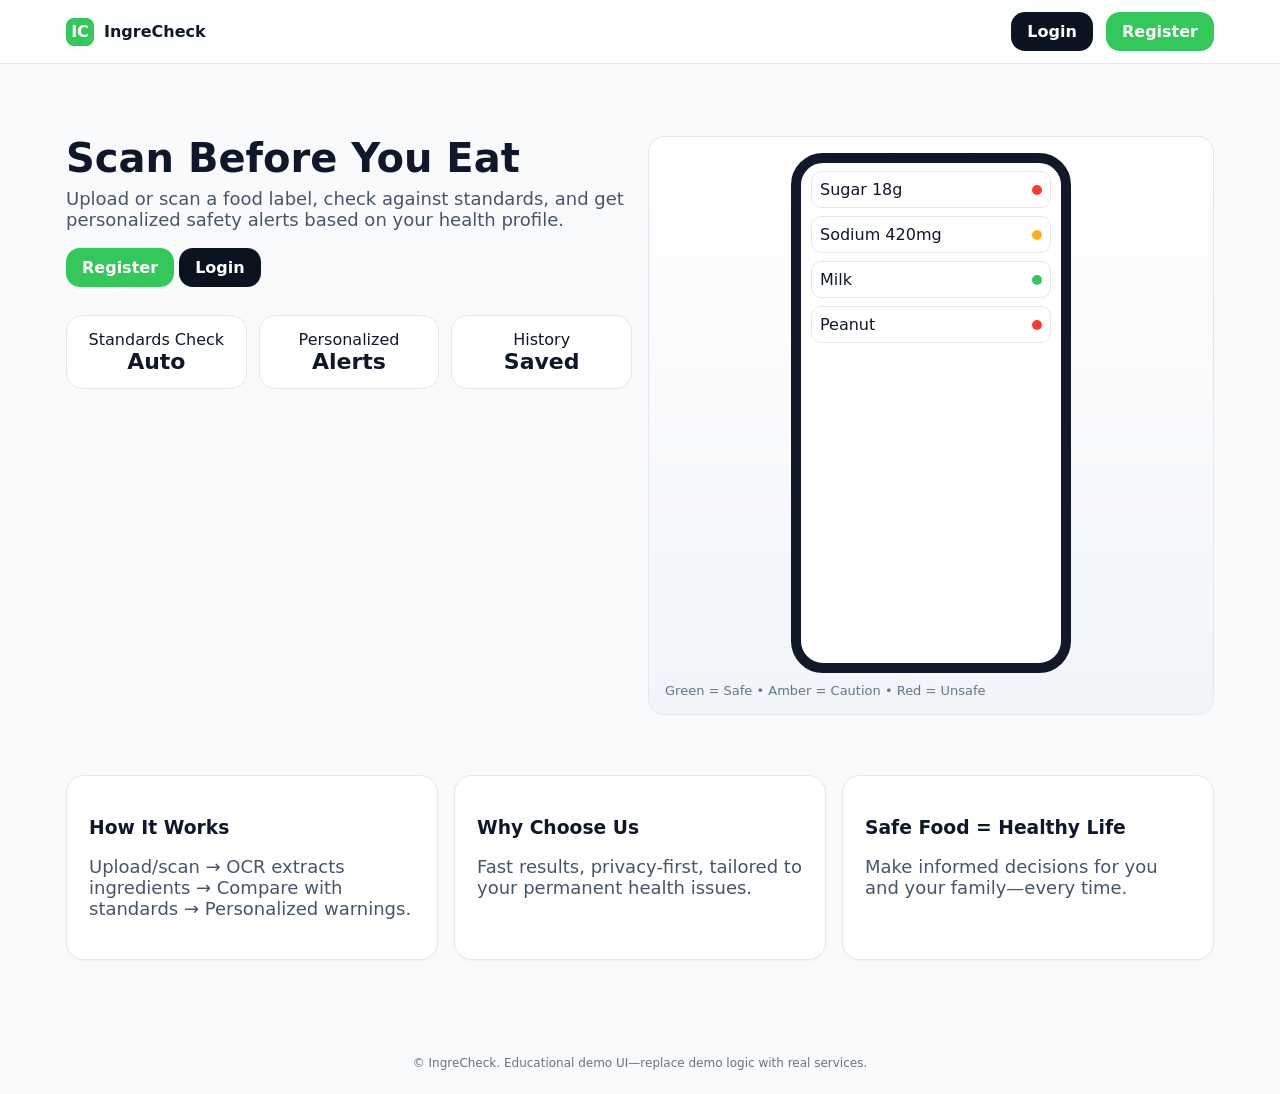
<file: index.html>
<!doctype html>
<html lang="en">
<head>
  <meta charset="utf-8">
  <title>IngreCheck – Scan Before You Eat</title>
  <meta name="viewport" content="width=device-width, initial-scale=1">
  <link href="styles.css" rel="stylesheet">
</head>
<body>
  <nav class="nav">
    <div class="container nav-inner">
      <a class="brand" href="index.html">
        <span class="brand-badge">IC</span>
        <span class="brand-name">IngreCheck</span>
      </a>
      <div class="nav-actions" data-nav-user></div>
    </div>
  </nav>

  <header class="hero">
    <div class="container row row-2">
      <div>
        <h1>Scan Before You Eat</h1>
        <p>Upload or scan a food label, check against standards, and get personalized safety alerts based on your health profile.</p>
        <a class="btn btn-primary" href="register.html">Register</a>
        <a class="btn btn-dark" href="login.html">Login</a>

        <div class="kpis mt-6">
          <div class="kpi"><div>Standards Check</div><b>Auto</b></div>
          <div class="kpi"><div>Personalized</div><b>Alerts</b></div>
          <div class="kpi"><div>History</div><b>Saved</b></div>
        </div>
      </div>

      <div class="hero-graphic">
        <!-- Simple phone UI made with HTML/CSS only -->
        <div class="phone">
          <div class="phone-top"></div>
          <div class="ingredient-line">
            <span>Sugar 18g</span>
            <span class="dot unsafe" title="unsafe"></span>
          </div>
          <div class="ingredient-line">
            <span>Sodium 420mg</span>
            <span class="dot caution" title="caution"></span>
          </div>
          <div class="ingredient-line">
            <span>Milk</span>
            <span class="dot safe" title="safe"></span>
          </div>
          <div class="ingredient-line">
            <span>Peanut</span>
            <span class="dot unsafe" title="unsafe"></span>
          </div>
        </div>
        <div class="helper mt-2 center">Green = Safe • Amber = Caution • Red = Unsafe</div>
      </div>
    </div>

    <div class="container row row-3 mt-6">
      <div class="card p-4">
        <h3>How It Works</h3>
        <p>Upload/scan → OCR extracts ingredients → Compare with standards → Personalized warnings.</p>
      </div>
      <div class="card p-4">
        <h3>Why Choose Us</h3>
        <p>Fast results, privacy-first, tailored to your permanent health issues.</p>
      </div>
      <div class="card p-4">
        <h3>Safe Food = Healthy Life</h3>
        <p>Make informed decisions for you and your family—every time.</p>
      </div>
    </div>
  </header>

  <footer class="footer">© <span class="brand-name">IngreCheck</span>. Educational demo UI—replace demo logic with real services.</footer>
  <script src="app.js"></script>
</body>
</html>
</file>
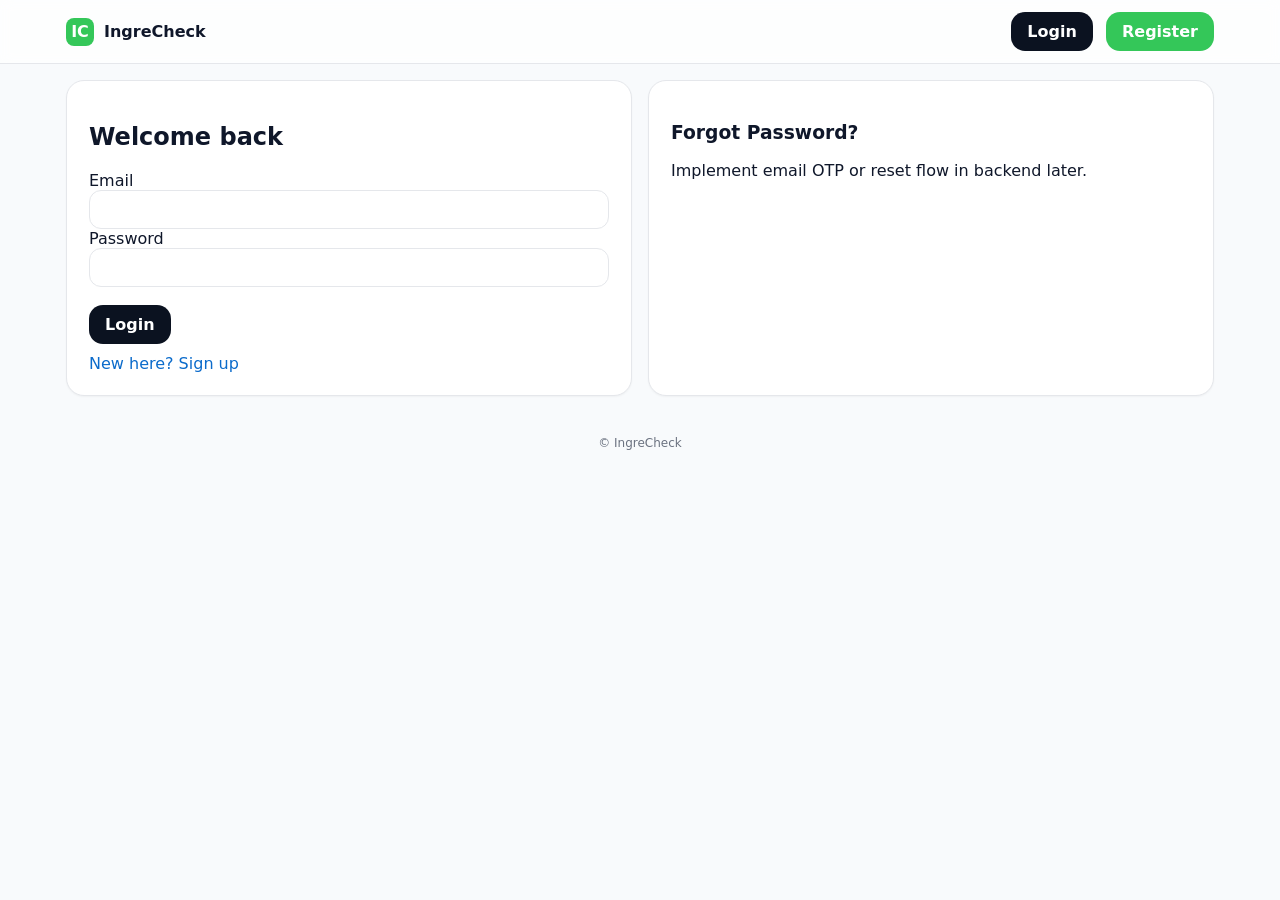
<file: dashboard.html>
<!doctype html>
<html lang="en">
<head>
  <meta charset="utf-8">
  <title>Dashboard – IngreCheck</title>
  <meta name="viewport" content="width=device-width, initial-scale=1">
  <link href="styles.css" rel="stylesheet">
</head>
<body>
  <nav class="nav">
    <div class="container nav-inner">
      <a class="brand" href="index.html">
        <span class="brand-badge">IC</span><span class="brand-name">IngreCheck</span>
      </a>
      <div class="nav-actions" data-nav-user></div>
    </div>
  </nav>

  <main class="container row row-2">
    <aside class="card p-4 sidebar">
      <h3>Hello, <span id="hello">User</span> 👋</h3>
      <div class="mt-3">
        <a class="active" href="dashboard.html">Overview</a>
        <a href="scan.html">Scan Label</a>
        <a href="history.html">History</a>
        <a href="profile.html">Profile</a>
      </div>
    </aside>

    <section>
      <div class="card p-4">
        <h2>Quick actions</h2>
        <div class="mt-3">
          <a class="btn btn-primary" href="scan.html">Upload / Scan Label</a>
          <a class="btn btn-light" href="history.html">View History</a>
        </div>
      </div>

      <div class="card p-4 mt-4">
        <h3>Recent scans</h3>
        <ul id="recent-list" class="mt-2"></ul>
      </div>
    </section>
  </main>

  <footer class="footer">© <span class="brand-name">IngreCheck</span></footer>
  <script src="app.js"></script>
</body>
</html>
</file>
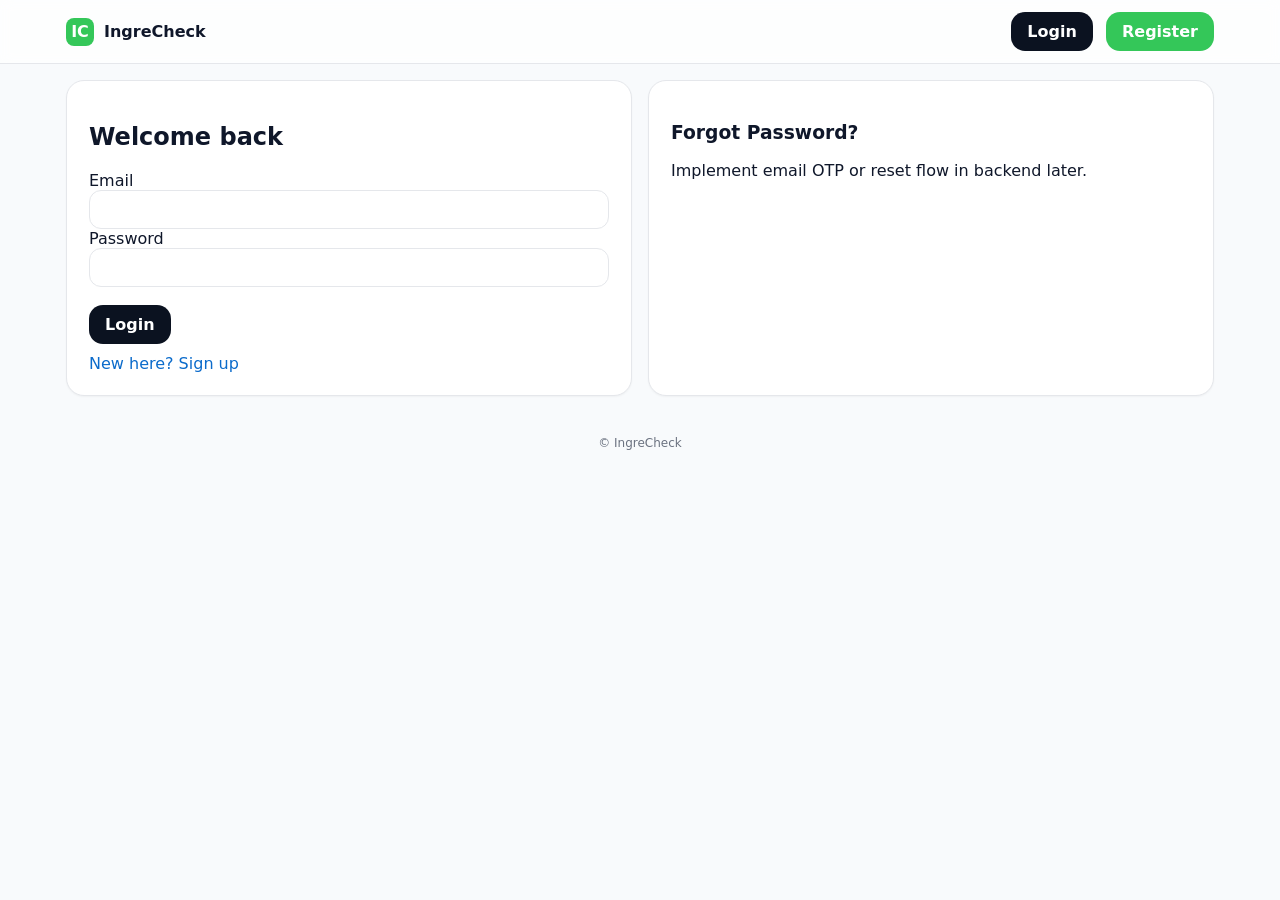
<file: history.html>
<!doctype html>
<html lang="en">
<head>
  <meta charset="utf-8">
  <title>History – IngreCheck</title>
  <meta name="viewport" content="width=device-width, initial-scale=1">
  <link href="styles.css" rel="stylesheet">
</head>
<body>
  <nav class="nav">
    <div class="container nav-inner">
      <a class="brand" href="index.html">
        <span class="brand-badge">IC</span><span class="brand-name">IngreCheck</span>
      </a>
      <div class="nav-actions" data-nav-user></div>
    </div>
  </nav>

  <main class="container">
    <div class="card p-4">
      <h2>Scan History</h2>
      <table class="table mt-3">
        <thead>
          <tr>
            <th>Product</th>
            <th>Date</th>
            <th>Status</th>
            <th>Actions</th>
          </tr>
        </thead>
        <tbody id="history-rows"></tbody>
      </table>
    </div>
  </main>

  <footer class="footer">© <span class="brand-name">IngreCheck</span></footer>
  <script src="app.js"></script>
</body>
</html>
</file>
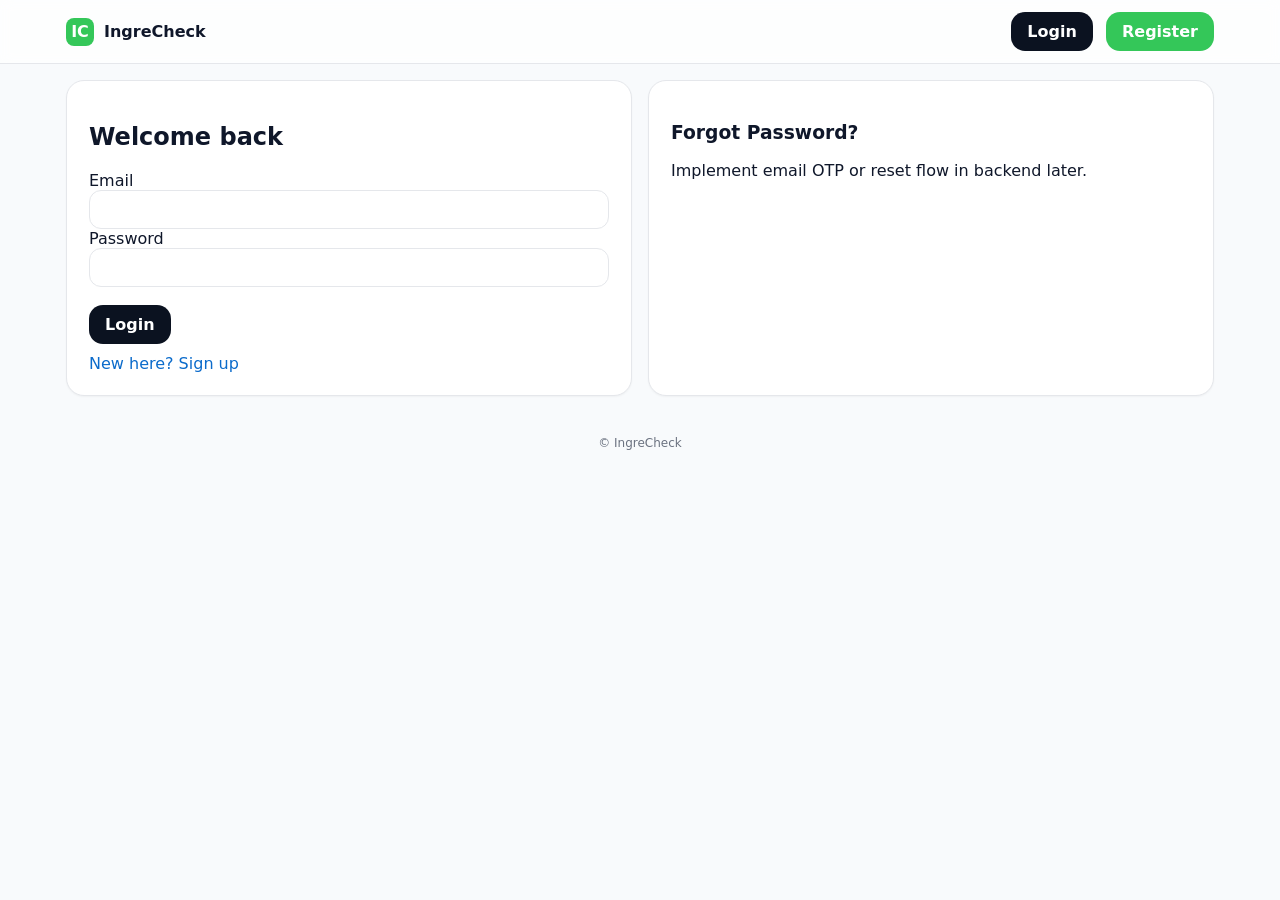
<file: login.html>
<!doctype html>
<html lang="en">
<head>
  <meta charset="utf-8">
  <title>Login – IngreCheck</title>
  <meta name="viewport" content="width=device-width, initial-scale=1">
  <link href="styles.css" rel="stylesheet">
</head>
<body>
  <nav class="nav">
    <div class="container nav-inner">
      <a class="brand" href="index.html">
        <span class="brand-badge">IC</span><span class="brand-name">IngreCheck</span>
      </a>
      <div class="nav-actions" data-nav-user></div>
    </div>
  </nav>

  <main class="container">
    <div class="row row-2">
      <form id="login-form" class="card p-4">
        <h2>Welcome back</h2>
        <label class="mt-3">Email
          <input class="input" id="email" type="email" required>
        </label>
        <label class="mt-3">Password
          <input class="input" id="password" type="password" required>
        </label>
        <button class="btn btn-dark mt-4" type="submit">Login</button>
        <div class="mt-2"><a class="link" href="register.html">New here? Sign up</a></div>
      </form>

      <div class="card p-4">
        <h3>Forgot Password?</h3>
        <p>Implement email OTP or reset flow in backend later.</p>
      </div>
    </div>
  </main>

  <footer class="footer">© <span class="brand-name">IngreCheck</span></footer>
  <script src="app.js"></script>
</body>
</html>
</file>
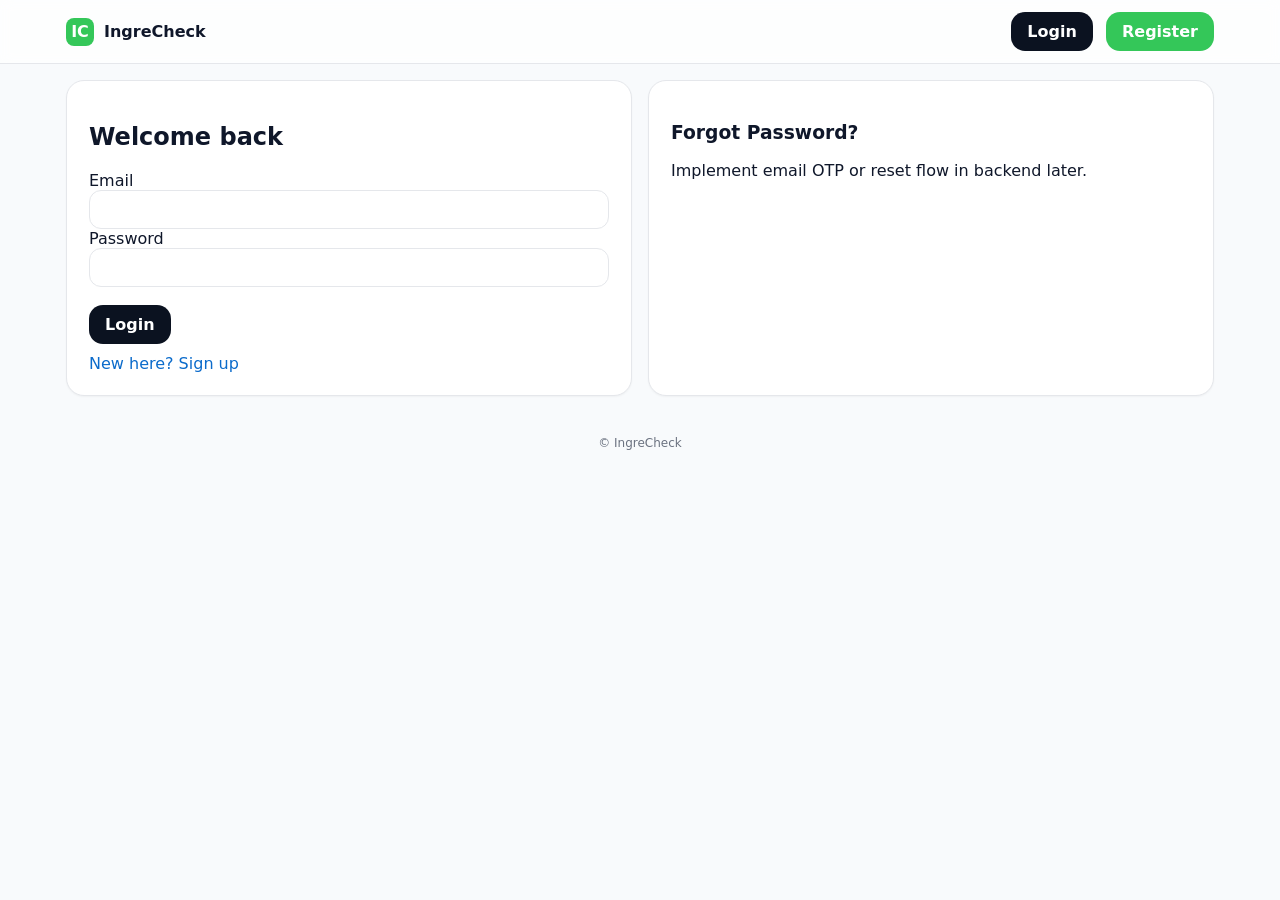
<file: profile.html>
<!doctype html>
<html lang="en">
<head>
  <meta charset="utf-8">
  <title>Profile – IngreCheck</title>
  <meta name="viewport" content="width=device-width, initial-scale=1">
  <link href="styles.css" rel="stylesheet">
</head>
<body>
  <nav class="nav">
    <div class="container nav-inner">
      <a class="brand" href="index.html">
        <span class="brand-badge">IC</span><span class="brand-name">IngreCheck</span>
      </a>
      <div class="nav-actions" data-nav-user></div>
    </div>
  </nav>

  <main class="container row row-2">
    <aside class="card p-4 sidebar">
      <a href="dashboard.html">Overview</a>
      <a href="scan.html">Scan Label</a>
      <a href="history.html">History</a>
      <a class="active" href="profile.html">Profile</a>
    </aside>

    <section class="card p-4">
      <h2>Profile</h2>
      <form id="profile-form" class="mt-3">
        <label>Name
          <input id="name" class="input" required>
        </label>
        <label class="mt-3">Email (read-only)
          <input id="email" class="input" disabled>
        </label>

        <div class="mt-3">
          <div class="mb-2">Health Issues</div>
          <div id="issues-box" class="row row-2"></div>
        </div>

        <button class="btn btn-primary mt-4" type="submit">Save Changes</button>
      </form>
    </section>
  </main>

  <footer class="footer">© <span class="brand-name">IngreCheck</span></footer>
  <script src="app.js"></script>
</body>
</html>
</file>
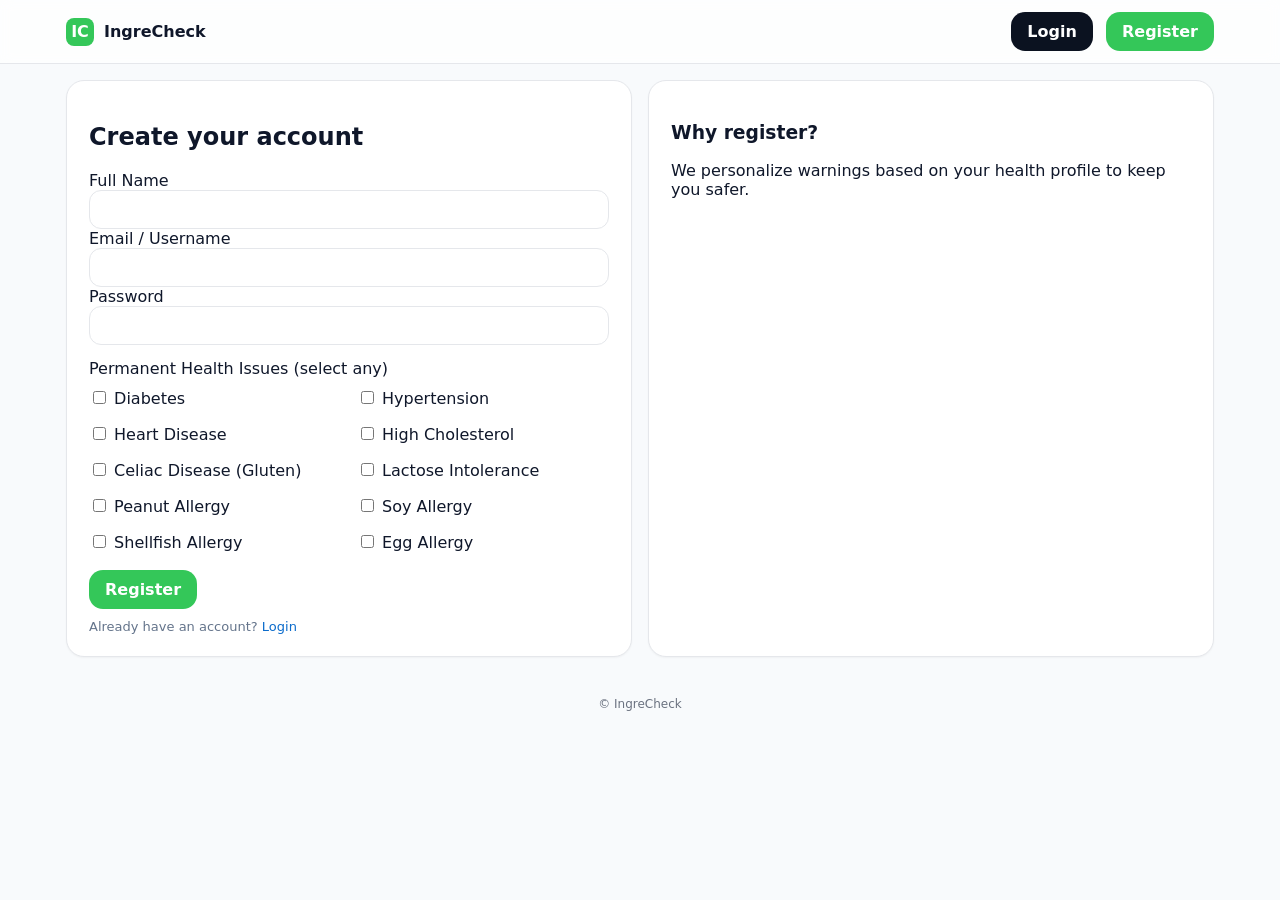
<file: register.html>
<!doctype html>
<html lang="en">
<head>
  <meta charset="utf-8">
  <title>Register – IngreCheck</title>
  <meta name="viewport" content="width=device-width, initial-scale=1">
  <link href="styles.css" rel="stylesheet">
</head>
<body>
  <nav class="nav">
    <div class="container nav-inner">
      <a class="brand" href="index.html">
        <span class="brand-badge">IC</span><span class="brand-name">IngreCheck</span>
      </a>
      <div class="nav-actions" data-nav-user></div>
    </div>
  </nav>

  <main class="container">
    <div class="row row-2">
      <form id="register-form" class="card p-4">
        <h2>Create your account</h2>

        <label class="mt-3">Full Name
          <input class="input" id="name" required>
        </label>

        <label class="mt-3">Email / Username
          <input class="input" id="email" type="email" required>
        </label>

        <label class="mt-3">Password
          <input class="input" id="password" type="password" required minlength="4">
        </label>

        <div class="mt-3">
          <div class="mb-2">Permanent Health Issues (select any)</div>
          <div id="issues-box" class="row row-2"></div>
        </div>

        <button class="btn btn-primary mt-4" type="submit">Register</button>
        <div class="mt-2 helper">Already have an account? <a class="link" href="login.html">Login</a></div>
      </form>

      <div class="card p-4">
        <h3>Why register?</h3>
        <p>We personalize warnings based on your health profile to keep you safer.</p>
      </div>
    </div>
  </main>

  <footer class="footer">© <span class="brand-name">IngreCheck</span></footer>
  <script src="app.js"></script>
</body>
</html>
</file>
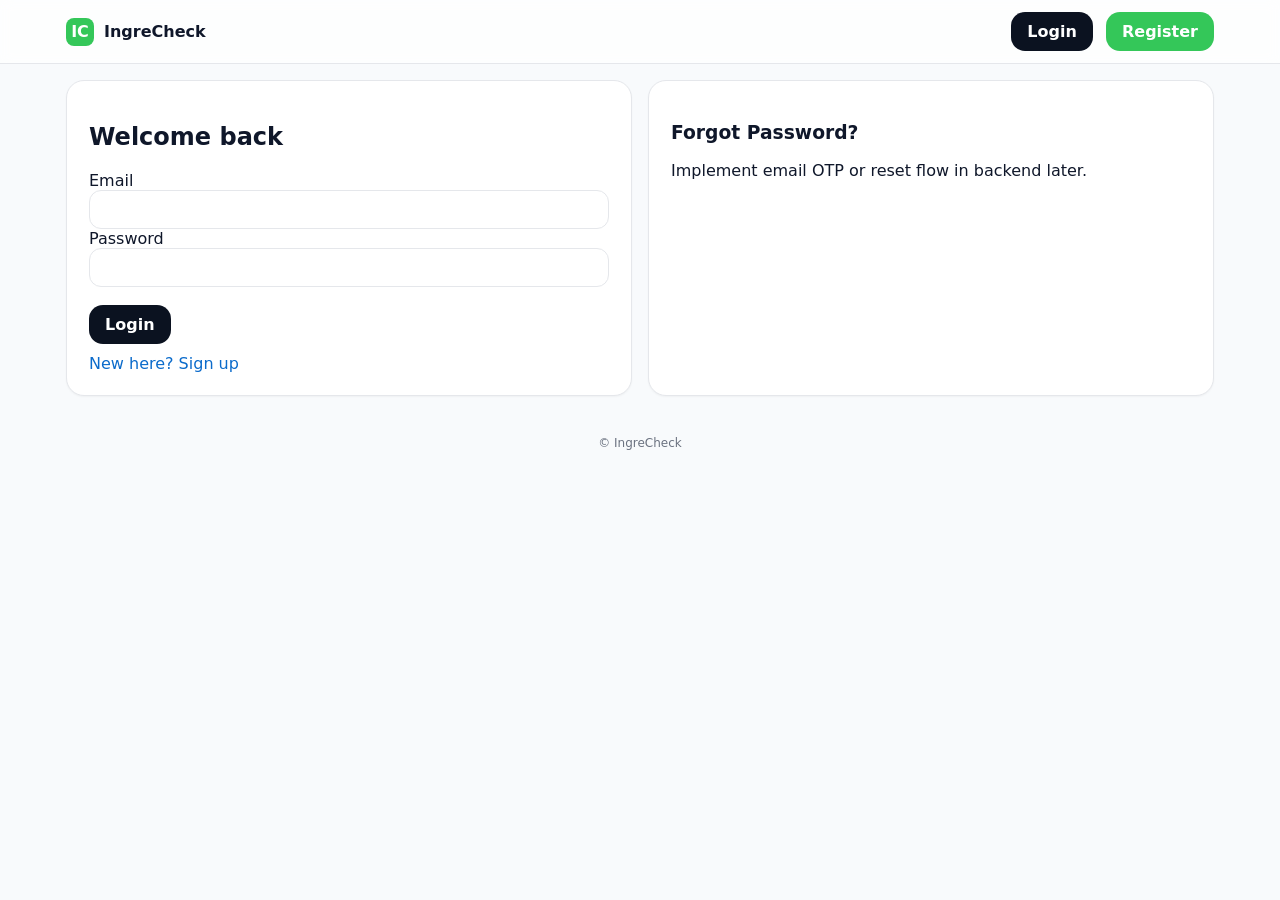
<file: results.html>
<!doctype html>
<html lang="en">
<head>
  <meta charset="utf-8">
  <title>Results – IngreCheck</title>
  <meta name="viewport" content="width=device-width, initial-scale=1">
  <link href="styles.css" rel="stylesheet">
</head>
<body>
  <nav class="nav">
    <div class="container nav-inner">
      <a class="brand" href="index.html">
        <span class="brand-badge">IC</span><span class="brand-name">IngreCheck</span>
      </a>
      <div class="nav-actions" data-nav-user></div>
    </div>
  </nav>

  <main class="container">
    <div class="card p-4">
      <h2 id="product-name">Product</h2>
      <div id="summary" class="mt-2"></div>

      <div class="mt-4">
        <table class="table">
          <thead>
            <tr>
              <th>Ingredient</th>
              <th>Safe Limit</th>
              <th>Status</th>
              <th>Remarks</th>
            </tr>
          </thead>
          <tbody id="rows"></tbody>
        </table>
      </div>

      <div class="mt-4">
        <button id="save-history" class="btn btn-primary">Save to History</button>
        <a class="btn btn-light" href="scan.html">Scan Another</a>
      </div>
    </div>
  </main>

  <footer class="footer">© <span class="brand-name">IngreCheck</span></footer>
  <script src="app.js"></script>
</body>
</html>
</file>
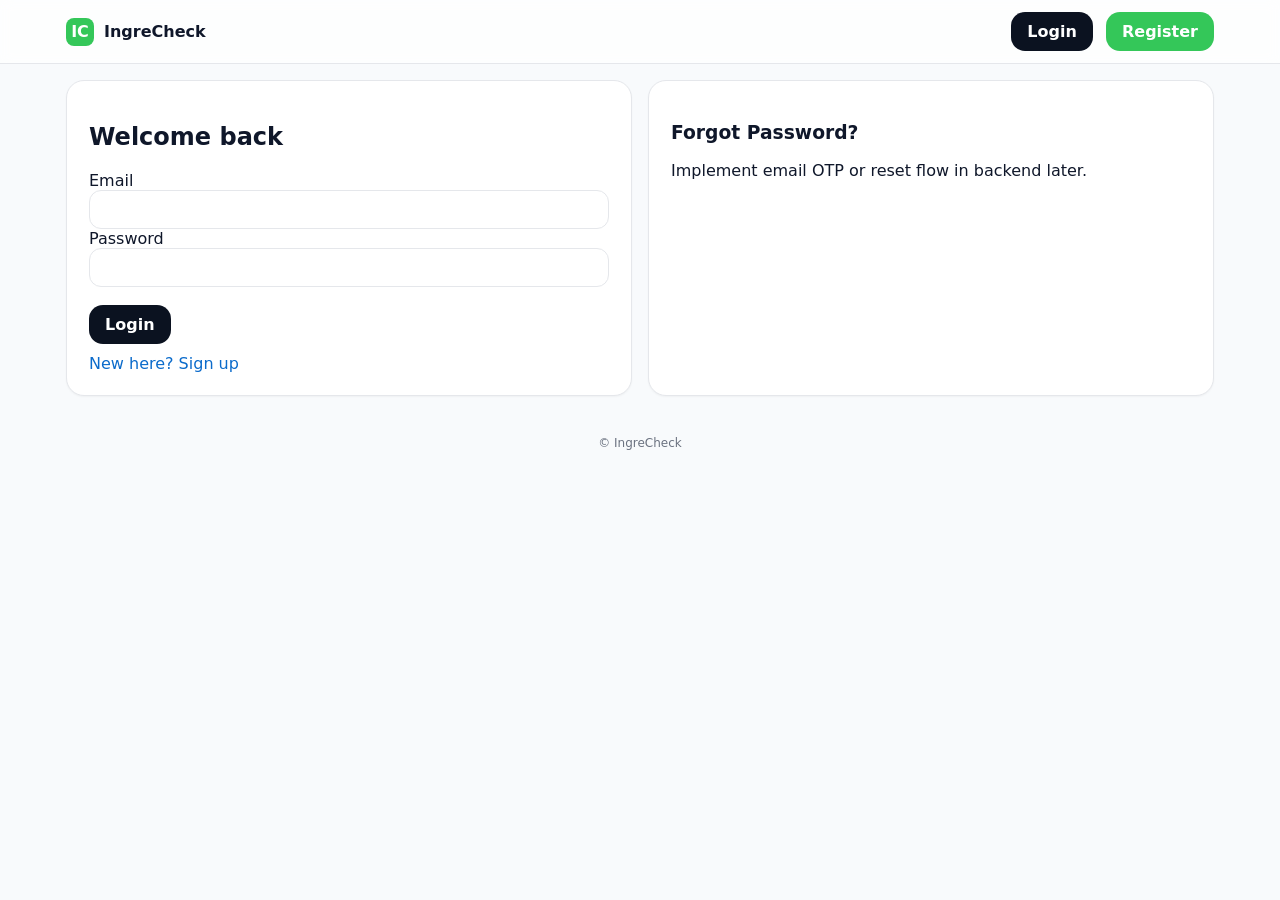
<file: scan.html>
<!doctype html>
<html lang="en">
<head>
  <meta charset="utf-8">
  <title>Scan / Upload – IngreCheck</title>
  <meta name="viewport" content="width=device-width, initial-scale=1">
  <link href="styles.css" rel="stylesheet">
</head>
<body>
  <nav class="nav">
    <div class="container nav-inner">
      <a class="brand" href="index.html">
        <span class="brand-badge">IC</span><span class="brand-name">IngreCheck</span>
      </a>
      <div class="nav-actions" data-nav-user></div>
    </div>
  </nav>

  <main class="container">
    <!-- Loading overlay -->
    <div id="loading" style="display:none;position:fixed;inset:0;background:rgba(255,255,255,.85);align-items:center;justify-content:center;z-index:100">
      <div class="card p-4"><div id="loading-text">Processing…</div></div>
    </div>

    <div class="row row-2">
      <section class="card p-4">
        <h2>Upload or Scan Label</h2>
        <p class="helper mt-1">Drag & drop a label image below (demo will prefill) or paste the ingredients text.</p>

        <div id="drop" class="upload-drop mt-3">Drop label image here</div>

        <form id="scan-form" class="mt-4">
          <label>Product Name
            <input id="product-name" class="input" placeholder="e.g., Crunchy Snack 100g">
          </label>

          <label class="mt-3">Ingredients (paste text)
            <textarea id="ingredients-text" class="textarea" rows="7" placeholder="Ingredients: Sugar 12g, Sodium 300mg, Saturated Fat 3g, Milk, Soy"></textarea>
          </label>

          <button class="btn btn-primary mt-4" type="submit">Analyze</button>
        </form>
      </section>

      <aside class="card p-4">
        <h3>Tips</h3>
        <ul class="helper">
          <li>Include quantities like “Sugar 12g”, “Sodium 300mg” for stricter checks.</li>
          <li>Allergen names (e.g., Peanut, Soy, Milk) will be detected against your profile.</li>
          <li>Replace demo OCR with real OCR later.</li>
        </ul>
      </aside>
    </div>
  </main>

  <footer class="footer">© <span class="brand-name">IngreCheck</span></footer>
  <script src="app.js"></script>
</body>
</html>
</file>
<file: styles.css>
:root{
  --primary:#34C759;   /* health & safety green */
  --secondary:#FFB020; /* caution amber */
  --danger:#FF3B30;    /* unsafe red */
  --text:#0f172a;
  --muted:#6b7280;
  --bg:#f8fafc;
  --card:#ffffff;
  --border:#e5e7eb;
}

*{box-sizing:border-box}
html,body{margin:0;padding:0;font-family:Inter,ui-sans-serif,system-ui,Segoe UI,Roboto,Arial,sans-serif;color:var(--text);background:var(--bg)}
img{max-width:100%;display:block}
a{color:inherit;text-decoration:none}
button{font:inherit}

.container{max-width:1180px;margin:0 auto;padding:16px}
.card{background:var(--card);border:1px solid var(--border);border-radius:18px;box-shadow:0 1px 2px rgba(0,0,0,.04)}
.p-3{padding:16px}.p-4{padding:22px}.p-6{padding:28px}
.mt-1{margin-top:6px}.mt-2{margin-top:10px}.mt-3{margin-top:14px}.mt-4{margin-top:18px}.mt-6{margin-top:28px}
.mb-2{margin-bottom:10px}.mb-4{margin-bottom:18px}.mb-6{margin-bottom:28px}
.row{display:grid;gap:16px}
.row-2{grid-template-columns:1fr 1fr}
.row-3{grid-template-columns:repeat(3,1fr)}
@media (max-width:900px){.row-2,.row-3{grid-template-columns:1fr}}

.nav{
  position:sticky; top:0; z-index:50;
  background:rgba(255,255,255,.75); backdrop-filter:blur(6px);
  border-bottom:1px solid var(--border);
}
.nav-inner{display:flex;align-items:center;justify-content:space-between;padding:12px 16px}
.brand{display:flex;align-items:center;gap:10px;font-weight:800}
.brand-badge{width:28px;height:28px;border-radius:8px;background:var(--primary);display:grid;place-items:center;color:#fff;font-weight:800}
.nav-actions a, .nav-actions button{margin-left:8px}

.btn{display:inline-flex;align-items:center;gap:8px;border:none;border-radius:14px;padding:10px 16px;font-weight:700;cursor:pointer;transition:opacity .15s, transform .02s}
.btn:active{transform:translateY(1px)}
.btn-primary{background:var(--primary);color:#fff}
.btn-dark{background:#0b1220;color:#fff}
.btn-light{background:#fff;border:1px solid var(--border)}
.btn-danger{background:var(--danger);color:#fff}
.link{color:#0b6bcb}

.input,.select,.textarea{
  width:100%;padding:11px 12px;border:1px solid var(--border);border-radius:12px;outline:none;background:#fff;
}
.input:focus,.select:focus,.textarea:focus{box-shadow:0 0 0 3px rgba(52,199,89,.25)}

.hero{padding:56px 0}
.hero h1{font-size:40px;line-height:1.1;margin:0 0 8px}
.hero p{font-size:18px;color:#475569;margin:0 0 18px}

.kpis{display:grid;grid-template-columns:repeat(3,1fr);gap:12px}
.kpi{background:#fff;border:1px solid var(--border);border-radius:16px;padding:14px;text-align:center}
.kpi b{font-size:22px}

.table{width:100%;border-collapse:separate;border-spacing:0 10px}
.table th{font-size:13px;color:#64748b;text-align:left;padding:6px 10px}
.table td{background:#fff;padding:12px 10px;border:1px solid var(--border);border-left:none;border-right:none}

.badge{display:inline-block;padding:4px 10px;border-radius:999px;font-size:12px;font-weight:700}
.badge-safe{background:#E7F9EE;color:#137A3E}
.badge-caution{background:#FFF5E5;color:#A15A00}
.badge-unsafe{background:#FFE8E7;color:#9B1C1C}

.sidebar a{display:block;padding:10px 12px;border-radius:12px;color:#111827}
.sidebar a.active,.sidebar a:hover{background:#f1f5f9}

.upload-drop{border:2px dashed #cbd5e1;border-radius:14px;padding:28px;text-align:center;background:#fff}
.helper{color:#64748b;font-size:13px}

.footer{color:#6b7280;font-size:12px;text-align:center;padding:24px}

/* Inline hero illustration (all CSS/SVG; no external images) */
.hero-graphic{
  background:linear-gradient(180deg,#ffffff, #f1f5f9);
  border:1px solid var(--border); border-radius:16px; padding:16px;
}
.phone{
  width:280px;height:520px;border:10px solid #111827;border-radius:32px;margin:0 auto;background:#fff;position:relative;
}
.phone-top{position:absolute;top:-8px;left:50%;transform:translateX(-50%);width:80px;height:6px;border-radius:3px;background:#111827}
.ingredient-line{display:flex;justify-content:space-between;align-items:center;border:1px solid var(--border);border-radius:10px;padding:8px;margin:8px 10px}
.dot{width:10px;height:10px;border-radius:50%}
.dot.safe{background:#34C759}
.dot.caution{background:#FFB020}
.dot.unsafe{background:#FF3B30}
</file>
